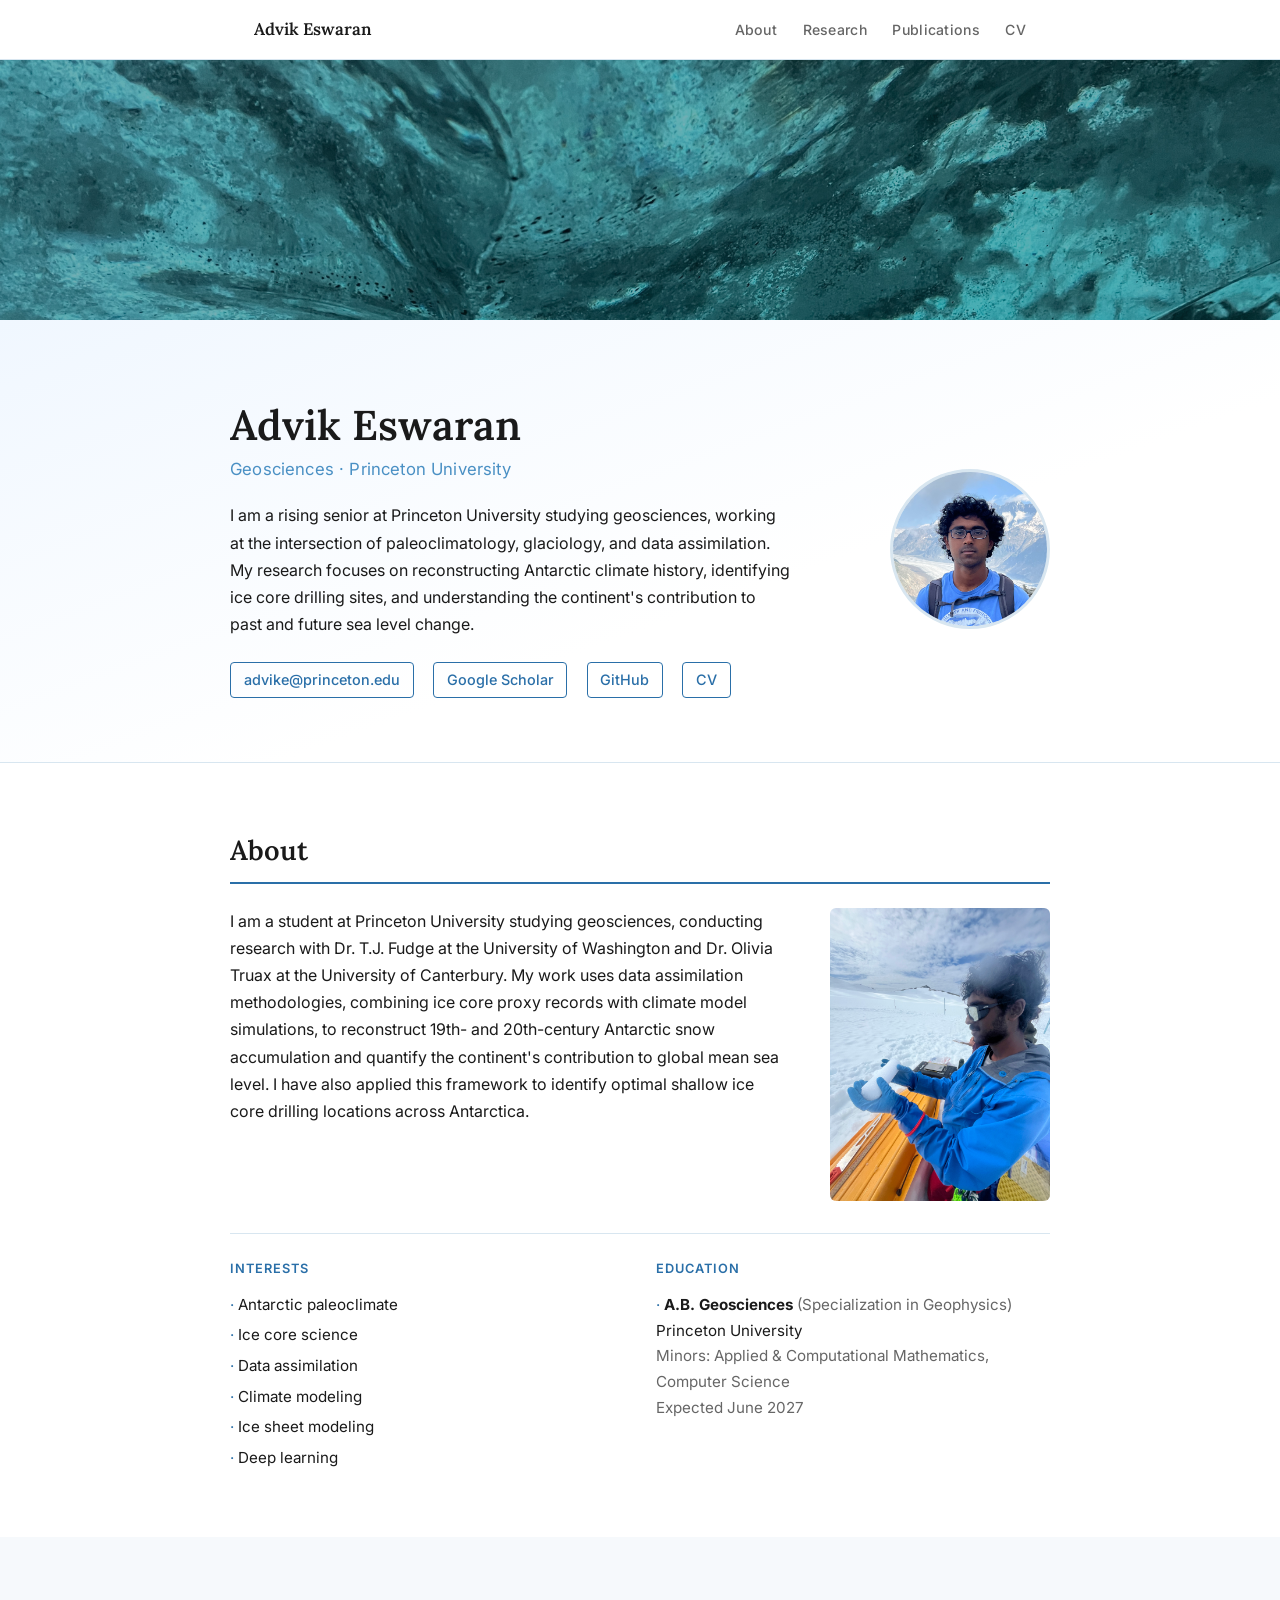
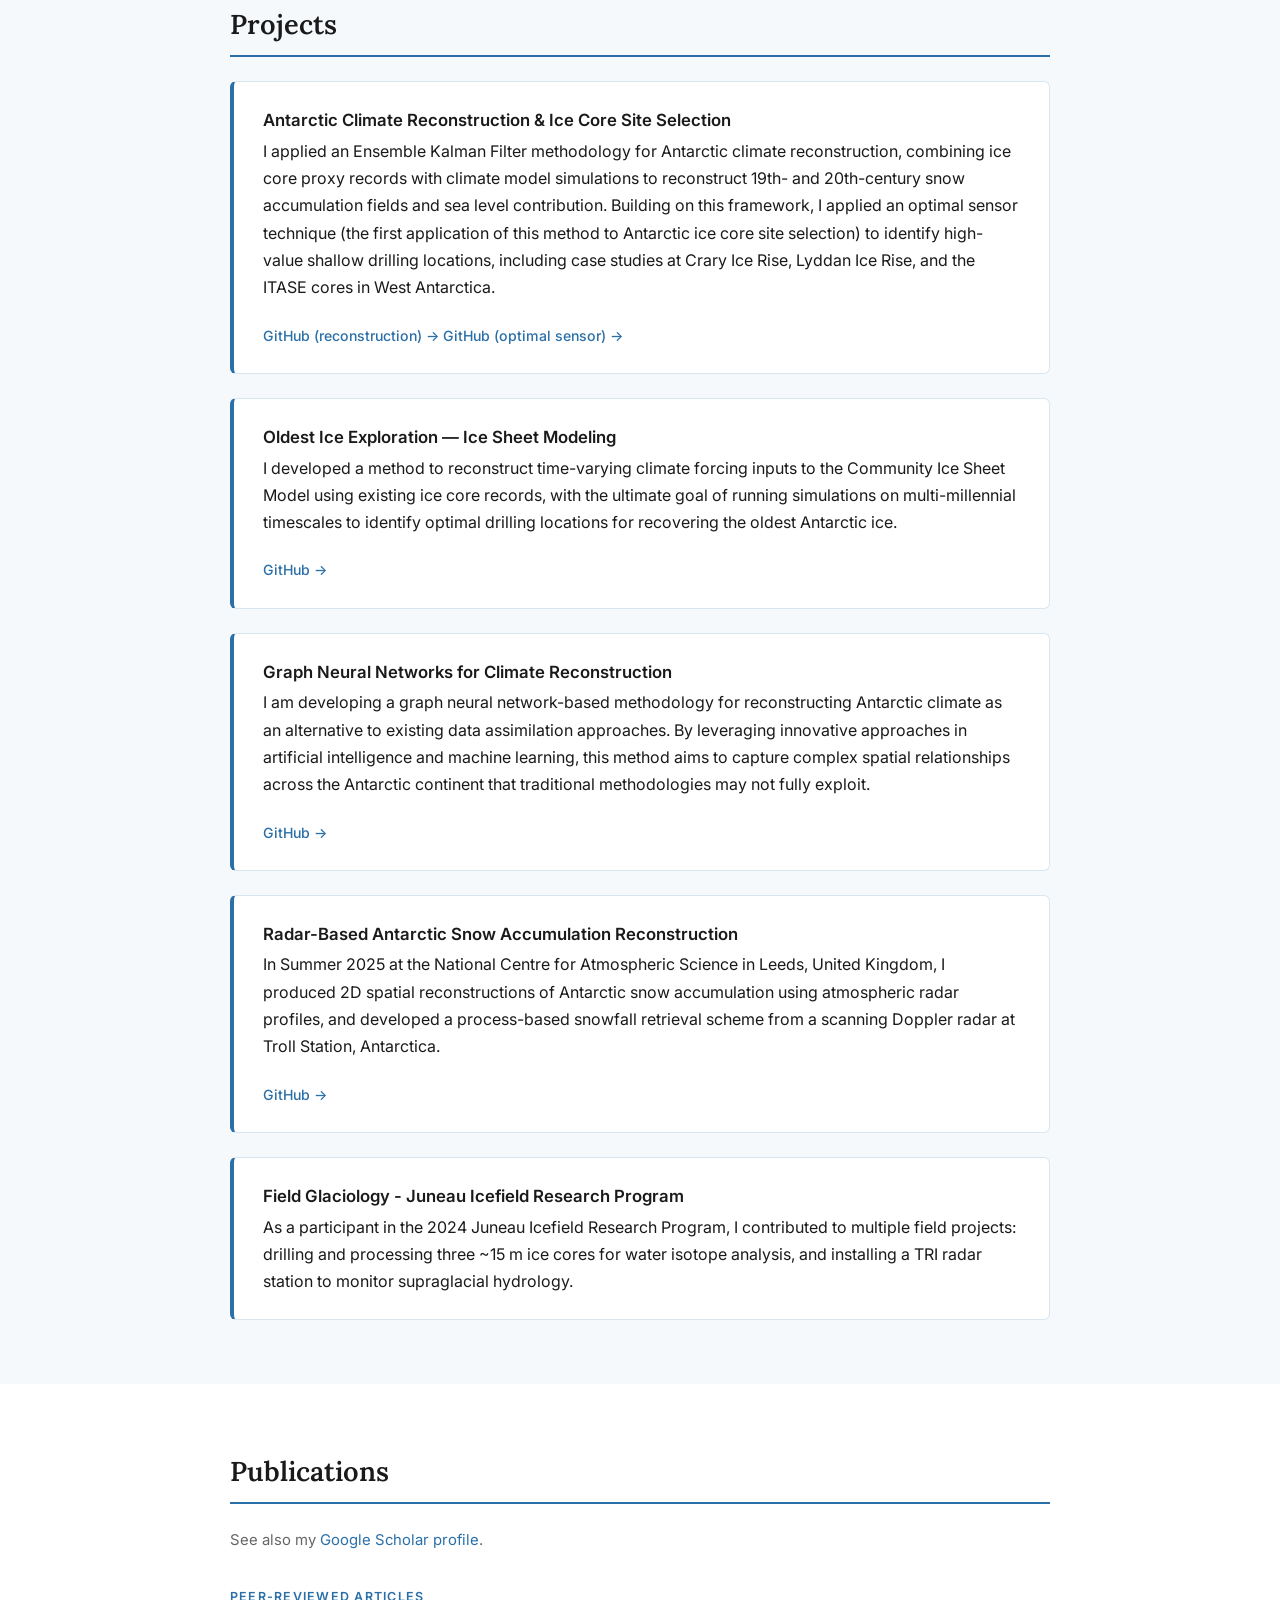
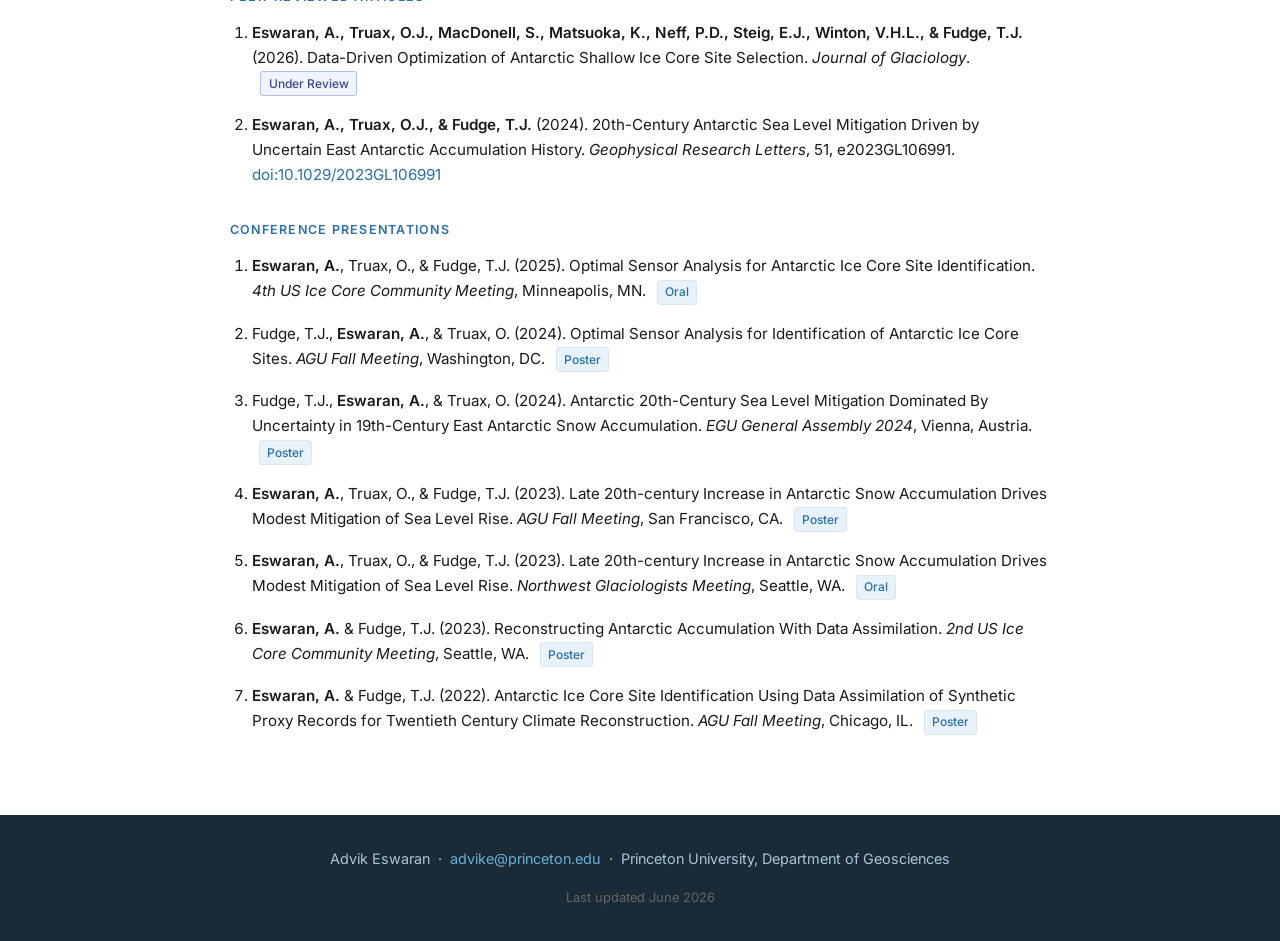
<file: index.html>
<!DOCTYPE html>
<html lang="en">
<head>
  <meta charset="UTF-8" />
  <meta name="viewport" content="width=device-width, initial-scale=1.0" />
  <title>Advik Eswaran</title>
  <meta name="description" content="Advik Eswaran, geosciences student at Princeton University researching Antarctic paleoclimate, glaciology, and data assimilation of ice core records." />
  <link rel="canonical" href="https://advikeswaran.github.io/" />
  <script type="application/ld+json">
  {
    "@context": "https://schema.org",
    "@type": "Person",
    "name": "Advik Eswaran",
    "url": "https://advikeswaran.github.io/",
    "image": "https://advikeswaran.github.io/Web_Headshot.jpg",
    "affiliation": { "@type": "CollegeOrUniversity", "name": "Princeton University" },
    "sameAs": [
      "https://scholar.google.com/citations?user=rZpx4eEAAAAJ",
      "https://github.com/advikeswaran"
    ]
  }
  </script>
  <link rel="stylesheet" href="style.css" />
  <link rel="preconnect" href="https://fonts.googleapis.com" />
  <link rel="preconnect" href="https://fonts.gstatic.com" crossorigin />
  <link href="https://fonts.googleapis.com/css2?family=Lora:ital,wght@0,400;0,600;1,400&family=Inter:wght@300;400;500&display=swap" rel="stylesheet" />
</head>
<body>

  <!-- NAV -->
  <nav>
    <div class="nav-inner">
      <a class="nav-name" href="#top">Advik Eswaran</a>
      <ul>
        <li><a href="#about">About</a></li>
        <li><a href="#research">Research</a></li>
        <li><a href="#publications">Publications</a></li>
        <li><a href="Eswaran_CV.pdf" target="_blank">CV</a></li>
      </ul>
    </div>
  </nav>

  <!-- BANNER -->
  <div class="banner"></div>

  <!-- HERO -->
  <section id="top" class="hero">
    <div class="hero-inner">
      <div class="hero-text">
        <h1>Advik Eswaran</h1>
        <p class="hero-tagline">Geosciences · Princeton University</p>
        <p class="hero-bio">
          I am a rising senior at Princeton University studying geosciences,
          working at the intersection of paleoclimatology, glaciology, and data
          assimilation. My research focuses on reconstructing Antarctic climate
          history, identifying ice core drilling sites, and understanding the continent's contribution to past and
          future sea level change.
        </p>
        <div class="hero-links">
          <a href="mailto:advike@princeton.edu">advike@princeton.edu</a>
          <a href="https://scholar.google.com/citations?user=rZpx4eEAAAAJ&hl=en" target="_blank">Google Scholar</a>
          <a href="https://github.com/advikeswaran" target="_blank">GitHub</a>
          <a href="Eswaran_CV.pdf" target="_blank">CV</a>
        </div>
      </div>
      <div class="hero-photo">
        <img src="Web_Headshot.jpg" alt="Advik Eswaran" />
      </div>
    </div>
  </section>

  <!-- ABOUT -->
  <section id="about">
    <div class="container">
      <h2>About</h2>
      <div class="about-inner">
      <div class="about-text">
      <p>
        I am a student at Princeton University studying geosciences, conducting research with
        Dr. T.J. Fudge
        at the University of Washington and Dr. Olivia Truax at the University of Canterbury.
        My work uses data assimilation methodologies, combining ice core proxy records with
        climate model simulations, to reconstruct 19th- and 20th-century Antarctic snow accumulation
        and quantify the continent's contribution to global mean sea level. I have also applied this
        framework to identify optimal shallow ice core drilling locations across Antarctica.
      </p>

      </div><!-- end about-text -->
      <div class="about-field-photo">
        <img src="holdingcore.JPG" alt="Advik Eswaran holding an ice core" />
      </div>
      </div><!-- end about-inner -->

      <div class="info-grid">
        <div>
          <h3>Interests</h3>
          <ul>
            <li>Antarctic paleoclimate</li>
            <li>Ice core science</li>
            <li>Data assimilation</li>
            <li>Climate modeling</li>
            <li>Ice sheet modeling</li>
            <li>Deep learning</li>
          </ul>
        </div>
        <div>
          <h3>Education</h3>
          <ul class="edu-list">
            <li>
              <strong>A.B. Geosciences</strong> <span class="muted">(Specialization in Geophysics)</span><br />
              Princeton University<br />
              <span class="muted">Minors: Applied &amp; Computational Mathematics, Computer Science</span><br />
              <span class="muted">Expected June 2027</span>
            </li>
          </ul>
        </div>
      </div>
    </div>
  </section>

  <!-- RESEARCH -->
  <section id="research" class="alt-bg">
    <div class="container">
      <h2>Projects</h2>

      <div class="research-grid">

        <div class="research-card">
          <h3>Antarctic Climate Reconstruction &amp; Ice Core Site Selection</h3>
          <p>
            I applied an Ensemble Kalman Filter methodology for Antarctic climate reconstruction,
            combining ice core proxy records with climate model simulations to reconstruct 19th- and
            20th-century snow accumulation fields and sea level contribution. Building on this framework,
            I applied an optimal sensor technique (the first application of this method to
            Antarctic ice core site selection) to identify high-value shallow drilling locations,
            including case studies at Crary Ice Rise, Lyddan Ice Rise, and the ITASE cores in West Antarctica.
          </p>
          <a class="card-link" href="https://github.com/advikeswaran/metric-reconstruction" target="_blank">GitHub (reconstruction) →</a>
          <a class="card-link" href="https://github.com/advikeswaran/optimal-sensor" target="_blank">GitHub (optimal sensor) →</a>
        </div>

        <div class="research-card">
          <h3>Oldest Ice Exploration — Ice Sheet Modeling</h3>
          <p>
            I developed a method to reconstruct time-varying climate forcing inputs to the Community Ice Sheet
            Model using existing ice core records, with the ultimate goal of running simulations on
            multi-millennial timescales to identify optimal drilling locations for recovering the oldest Antarctic ice.
          </p>
          <a class="card-link" href="https://github.com/advikeswaran/cism-modeling" target="_blank">GitHub →</a>
        </div>

        <div class="research-card">
          <h3>Graph Neural Networks for Climate Reconstruction</h3>
          <p>
            I am developing a graph neural network-based methodology for reconstructing Antarctic climate
            as an alternative to existing data assimilation approaches. By leveraging innovative approaches in artificial intelligence and machine learning, this method aims to capture complex spatial
            relationships across the Antarctic continent that traditional methodologies may not fully exploit.
          </p>
          <a class="card-link" href="https://github.com/advikeswaran/gnn-recon" target="_blank">GitHub →</a>
        </div>

        <div class="research-card">
          <h3>Radar-Based Antarctic Snow Accumulation Reconstruction</h3>
          <p>
            In Summer 2025 at the National Centre for Atmospheric Science in Leeds, United Kingdom, I produced 2D spatial
            reconstructions of Antarctic snow accumulation using atmospheric radar profiles, and developed
            a process-based snowfall retrieval scheme from a scanning Doppler radar at Troll Station, Antarctica.
          </p>
          <a class="card-link" href="https://github.com/Troll-Observing-Network/neumayer-snowfall" target="_blank">GitHub →</a>
        </div>

        <div class="research-card">
          <h3>Field Glaciology - Juneau Icefield Research Program</h3>
          <p>
            As a participant in the 2024 Juneau Icefield Research Program, I contributed to multiple
            field projects: drilling and processing three ~15 m ice cores for water isotope analysis,
            and installing a TRI radar station to monitor supraglacial hydrology.
          </p>
        </div>

      </div>
    </div>
  </section>

  <!-- PUBLICATIONS -->
  <section id="publications">
    <div class="container">
      <h2>Publications</h2>
      <p class="section-note">
        See also my <a href="https://scholar.google.com/citations?user=rZpx4eEAAAAJ&hl=en" target="_blank">Google Scholar profile</a>.
      </p>

      <h3 class="pub-category">Peer-Reviewed Articles</h3>
      <ol class="pub-list">
        <li>
          <span class="pub-authors">Eswaran, A., Truax, O.J., MacDonell, S., Matsuoka, K., Neff, P.D., Steig, E.J., Winton, V.H.L., &amp; Fudge, T.J.</span> (2026).
          Data-Driven Optimization of Antarctic Shallow Ice Core Site Selection.
          <em>Journal of Glaciology</em>.
          <span class="under-review">Under Review</span>
        </li>
        <li>
          <span class="pub-authors">Eswaran, A., Truax, O.J., &amp; Fudge, T.J.</span> (2024).
          20th-Century Antarctic Sea Level Mitigation Driven by Uncertain East Antarctic Accumulation History.
          <em>Geophysical Research Letters</em>, 51, e2023GL106991.
          <a href="https://doi.org/10.1029/2023GL106991" target="_blank">doi:10.1029/2023GL106991</a>
        </li>
      </ol>

      <h3 class="pub-category">Conference Presentations</h3>
      <ol class="pub-list">
        <li>
          <span class="pub-authors">Eswaran, A.</span>, Truax, O., &amp; Fudge, T.J. (2025).
          Optimal Sensor Analysis for Antarctic Ice Core Site Identification.
          <em>4th US Ice Core Community Meeting</em>, Minneapolis, MN.
          <span class="pres-type">Oral</span>
        </li>
        <li>
          Fudge, T.J., <span class="pub-authors">Eswaran, A.</span>, &amp; Truax, O. (2024).
          Optimal Sensor Analysis for Identification of Antarctic Ice Core Sites.
          <em>AGU Fall Meeting</em>, Washington, DC.
          <span class="pres-type">Poster</span>
        </li>
        <li>
          Fudge, T.J., <span class="pub-authors">Eswaran, A.</span>, &amp; Truax, O. (2024).
          Antarctic 20th-Century Sea Level Mitigation Dominated By Uncertainty in 19th-Century East Antarctic Snow Accumulation.
          <em>EGU General Assembly 2024</em>, Vienna, Austria.
          <span class="pres-type">Poster</span>
        </li>
        <li>
          <span class="pub-authors">Eswaran, A.</span>, Truax, O., &amp; Fudge, T.J. (2023).
          Late 20th-century Increase in Antarctic Snow Accumulation Drives Modest Mitigation of Sea Level Rise.
          <em>AGU Fall Meeting</em>, San Francisco, CA.
          <span class="pres-type">Poster</span>
        </li>
        <li>
          <span class="pub-authors">Eswaran, A.</span>, Truax, O., &amp; Fudge, T.J. (2023).
          Late 20th-century Increase in Antarctic Snow Accumulation Drives Modest Mitigation of Sea Level Rise.
          <em>Northwest Glaciologists Meeting</em>, Seattle, WA.
          <span class="pres-type">Oral</span>
        </li>
        <li>
          <span class="pub-authors">Eswaran, A.</span> &amp; Fudge, T.J. (2023).
          Reconstructing Antarctic Accumulation With Data Assimilation.
          <em>2nd US Ice Core Community Meeting</em>, Seattle, WA.
          <span class="pres-type">Poster</span>
        </li>
        <li>
          <span class="pub-authors">Eswaran, A.</span> &amp; Fudge, T.J. (2022).
          Antarctic Ice Core Site Identification Using Data Assimilation of Synthetic Proxy Records for
          Twentieth Century Climate Reconstruction.
          <em>AGU Fall Meeting</em>, Chicago, IL.
          <span class="pres-type">Poster</span>
        </li>
      </ol>
    </div>
  </section>

  <!-- FOOTER -->
  <footer>
    <div class="container">
      <p>
        Advik Eswaran &nbsp;·&nbsp;
        <a href="mailto:advike@princeton.edu">advike@princeton.edu</a> &nbsp;·&nbsp;
        Princeton University, Department of Geosciences
      </p>
      <p class="muted" style="font-size:0.8rem; margin-top:0.4rem;">
        Last updated June 2026
      </p>
    </div>
  </footer>

</body>
</html>
</file>
<file: style.css>
/* ======================================
   ADVIK ESWARAN — RESEARCH WEBSITE
   ====================================== */

:root {
  --ice:        #2a6fa8;   /* deep glacier blue */
  --ice-light:  #e8f2fb;   /* pale sky blue */
  --ice-mid:    #4a90c4;
  --text:       #1a1a1a;
  --muted:      #666;
  --bg:         #ffffff;
  --alt-bg:     #f6f9fc;
  --border:     #d8e6f0;
  --nav-h:      60px;
  --max-w:      820px;
  --font-serif: 'Lora', Georgia, serif;
  --font-sans:  'Inter', system-ui, sans-serif;
}

/* ---- RESET ---- */
*, *::before, *::after { box-sizing: border-box; margin: 0; padding: 0; }
html { scroll-behavior: smooth; }
body {
  font-family: var(--font-sans);
  color: var(--text);
  background: var(--bg);
  font-size: 1rem;
  line-height: 1.7;
}
a { color: var(--ice); text-decoration: none; }
a:hover { text-decoration: underline; }

/* ---- NAV ---- */
nav {
  position: sticky;
  top: 0;
  z-index: 100;
  background: var(--bg);
  border-bottom: 1px solid var(--border);
  height: var(--nav-h);
}
.nav-inner {
  max-width: var(--max-w);
  margin: 0 auto;
  padding: 0 1.5rem;
  height: 100%;
  display: flex;
  align-items: center;
  justify-content: space-between;
}
.nav-name {
  font-family: var(--font-serif);
  font-weight: 600;
  font-size: 1.05rem;
  color: var(--text);
}
.nav-name:hover { text-decoration: none; color: var(--ice); }
nav ul {
  list-style: none;
  display: flex;
  gap: 1.6rem;
}
nav ul a {
  font-size: 0.88rem;
  font-weight: 500;
  color: var(--muted);
  letter-spacing: 0.02em;
  transition: color 0.15s;
}
nav ul a:hover { color: var(--ice); text-decoration: none; }

/* ---- BANNER ---- */
.banner {
  width: 100%;
  height: 260px;
  background-image: url('icecaveback.JPG');
  background-size: cover;
  background-position: center;
  background-attachment: fixed;
  position: relative;
}
.banner::after {
  content: '';
  position: absolute;
  inset: 0;
  background: rgba(10, 25, 40, 0.35);
}

/* ---- HERO ---- */
.hero {
  padding: 5rem 1.5rem 4rem;
  background: linear-gradient(160deg, #f0f7ff 0%, #ffffff 60%);
  border-bottom: 1px solid var(--border);
}
.hero-inner {
  max-width: var(--max-w);
  margin: 0 auto;
  display: flex;
  align-items: center;
  gap: 3rem;
}
.hero-text { flex: 1; }
.hero h1 {
  font-family: var(--font-serif);
  font-size: 2.6rem;
  font-weight: 600;
  line-height: 1.2;
  margin-bottom: 0.3rem;
  color: var(--text);
}
.hero-tagline {
  font-size: 1.05rem;
  color: var(--ice-mid);
  font-weight: 400;
  margin-bottom: 1.2rem;
  letter-spacing: 0.01em;
}
.hero-bio {
  font-size: 1rem;
  color: var(--text);
  margin-bottom: 1.5rem;
  max-width: 560px;
}
.hero-links {
  display: flex;
  flex-wrap: wrap;
  gap: 0.6rem 1.2rem;
}
.hero-links a {
  font-size: 0.9rem;
  font-weight: 500;
  color: var(--ice);
  padding: 0.3rem 0.8rem;
  border: 1px solid var(--ice);
  border-radius: 4px;
  transition: background 0.15s, color 0.15s;
}
.hero-links a:hover {
  background: var(--ice);
  color: #fff;
  text-decoration: none;
}

/* photo */
.hero-photo { flex-shrink: 0; }
.photo-placeholder {
  width: 160px;
  height: 160px;
  border-radius: 50%;
  background: var(--ice-light);
  border: 3px solid var(--border);
  display: flex;
  align-items: center;
  justify-content: center;
  color: var(--muted);
  font-size: 0.85rem;
  font-style: italic;
  overflow: hidden;
}
.hero-photo img {
  width: 160px;
  height: 160px;
  border-radius: 50%;
  object-fit: cover;
  border: 3px solid var(--border);
  display: block;
}

/* ---- SECTIONS ---- */
section { padding: 4rem 1.5rem; }
.alt-bg { background: var(--alt-bg); }
.container {
  max-width: var(--max-w);
  margin: 0 auto;
}
h2 {
  font-family: var(--font-serif);
  font-size: 1.7rem;
  font-weight: 600;
  margin-bottom: 1.5rem;
  padding-bottom: 0.5rem;
  border-bottom: 2px solid var(--ice);
  color: var(--text);
}
h3 {
  font-family: var(--font-sans);
  font-size: 1rem;
  font-weight: 600;
  color: var(--text);
  margin-bottom: 0.3rem;
}
p { margin-bottom: 1rem; }
p:last-child { margin-bottom: 0; }

.muted { color: var(--muted); }

/* ---- ABOUT ---- */
.about-inner {
  display: flex;
  gap: 2.5rem;
  align-items: flex-start;
}
.about-text { flex: 1; }
.about-field-photo { flex-shrink: 0; }
.about-field-photo {
  align-self: stretch;
  display: flex;
}
.about-field-photo img {
  width: 220px;
  flex: 1;
  min-height: 0;
  border-radius: 6px;
  object-fit: cover;
  display: block;
}
@media (max-width: 640px) {
  .about-inner { flex-direction: column; }
  .about-field-photo img { width: 100%; }
}

.info-grid {
  display: grid;
  grid-template-columns: 1fr 1fr;
  gap: 2rem;
  margin-top: 2rem;
  padding-top: 1.5rem;
  border-top: 1px solid var(--border);
}
.info-grid h3 {
  font-size: 0.8rem;
  text-transform: uppercase;
  letter-spacing: 0.08em;
  color: var(--ice);
  margin-bottom: 0.6rem;
}
.info-grid ul {
  list-style: none;
  padding: 0;
}
.info-grid ul li {
  padding: 0.15rem 0;
  font-size: 0.95rem;
  color: var(--text);
}
.info-grid ul li::before {
  content: "·  ";
  color: var(--ice);
}
.edu-list li::before { content: ""; }

/* ---- RESEARCH ---- */
.research-grid {
  display: grid;
  gap: 1.5rem;
}
.research-card {
  background: var(--bg);
  border: 1px solid var(--border);
  border-radius: 6px;
  padding: 1.5rem 1.8rem;
  border-left: 4px solid var(--ice);
}
.research-card--with-image {
  display: flex;
  gap: 1.5rem;
  align-items: center;
}
.research-card--with-image .card-text { flex: 1; }
.research-card--with-image .card-image { flex-shrink: 0; }
.research-card--with-image .card-image img {
  width: 200px;
  height: 200px;
  object-fit: cover;
  border-radius: 4px;
  display: block;
}
@media (max-width: 640px) {
  .research-card--with-image { flex-direction: column; }
  .research-card--with-image .card-image img { width: 100%; height: 220px; }
}
.research-card h3 {
  font-size: 1.05rem;
  font-weight: 600;
  margin-bottom: 0.2rem;
  color: var(--text);
}
.affil {
  font-size: 0.85rem;
  color: var(--ice-mid);
  font-style: italic;
  margin-bottom: 0.8rem;
}
.card-link {
  display: inline-block;
  margin-top: 0.4rem;
  font-size: 0.88rem;
  font-weight: 500;
  color: var(--ice);
}

/* ---- PUBLICATIONS ---- */
.section-note { font-size: 0.93rem; color: var(--muted); margin-bottom: 1.8rem; }
.pub-category {
  font-size: 0.78rem;
  text-transform: uppercase;
  letter-spacing: 0.1em;
  color: var(--ice);
  margin-top: 2rem;
  margin-bottom: 0.8rem;
}
.pub-list {
  padding-left: 1.4rem;
}
.pub-list li {
  margin-bottom: 1rem;
  font-size: 0.95rem;
  line-height: 1.65;
}
.pub-authors { font-weight: 600; }
.under-review {
  display: inline-block;
  margin-left: 0.5rem;
  background: #f0f4ff;
  border: 1px solid #b0c0e8;
  color: #3a4a8a;
  font-size: 0.75rem;
  font-weight: 500;
  padding: 0.1rem 0.45rem;
  border-radius: 3px;
}
.pres-type {
  display: inline-block;
  margin-left: 0.4rem;
  background: var(--ice-light);
  border: 1px solid var(--border);
  color: var(--ice);
  font-size: 0.75rem;
  font-weight: 500;
  padding: 0.1rem 0.45rem;
  border-radius: 3px;
}
.award-badge {
  display: inline-block;
  margin-left: 0.5rem;
  background: #fff8e1;
  border: 1px solid #f0d060;
  color: #7a5c00;
  font-size: 0.75rem;
  font-weight: 500;
  padding: 0.1rem 0.45rem;
  border-radius: 3px;
}

/* ---- TALKS ---- */
.talk-list {
  list-style: none;
  padding: 0;
}
.talk-list li {
  padding: 1rem 0;
  border-bottom: 1px solid var(--border);
}
.talk-list li:last-child { border-bottom: none; }
.talk-title {
  font-size: 0.97rem;
  font-style: italic;
  margin-bottom: 0.25rem;
}
.talk-venue {
  font-size: 0.88rem;
  color: var(--muted);
}

/* ---- AWARDS ---- */
.awards-table {
  width: 100%;
  border-collapse: collapse;
}
.awards-table tr { border-bottom: 1px solid var(--border); }
.awards-table tr:last-child { border-bottom: none; }
.awards-table td {
  padding: 0.9rem 0.5rem;
  vertical-align: top;
  font-size: 0.95rem;
}
.award-year {
  white-space: nowrap;
  color: var(--ice);
  font-weight: 600;
  padding-right: 1.5rem;
  width: 70px;
}

/* ---- FOOTER ---- */
footer {
  background: #1a2a36;
  color: #aac5d8;
  padding: 2rem 1.5rem;
  text-align: center;
  font-size: 0.9rem;
}
footer a { color: #6ab0d8; }
footer a:hover { color: #fff; }

/* ---- RESPONSIVE ---- */
@media (max-width: 640px) {
  .hero-inner { flex-direction: column-reverse; align-items: flex-start; gap: 1.5rem; }
  .hero h1 { font-size: 2rem; }
  .hero-photo { align-self: center; }
  .info-grid { grid-template-columns: 1fr; gap: 1.5rem; }
  nav ul { gap: 1rem; }
  nav ul a { font-size: 0.82rem; }
}
</file>
